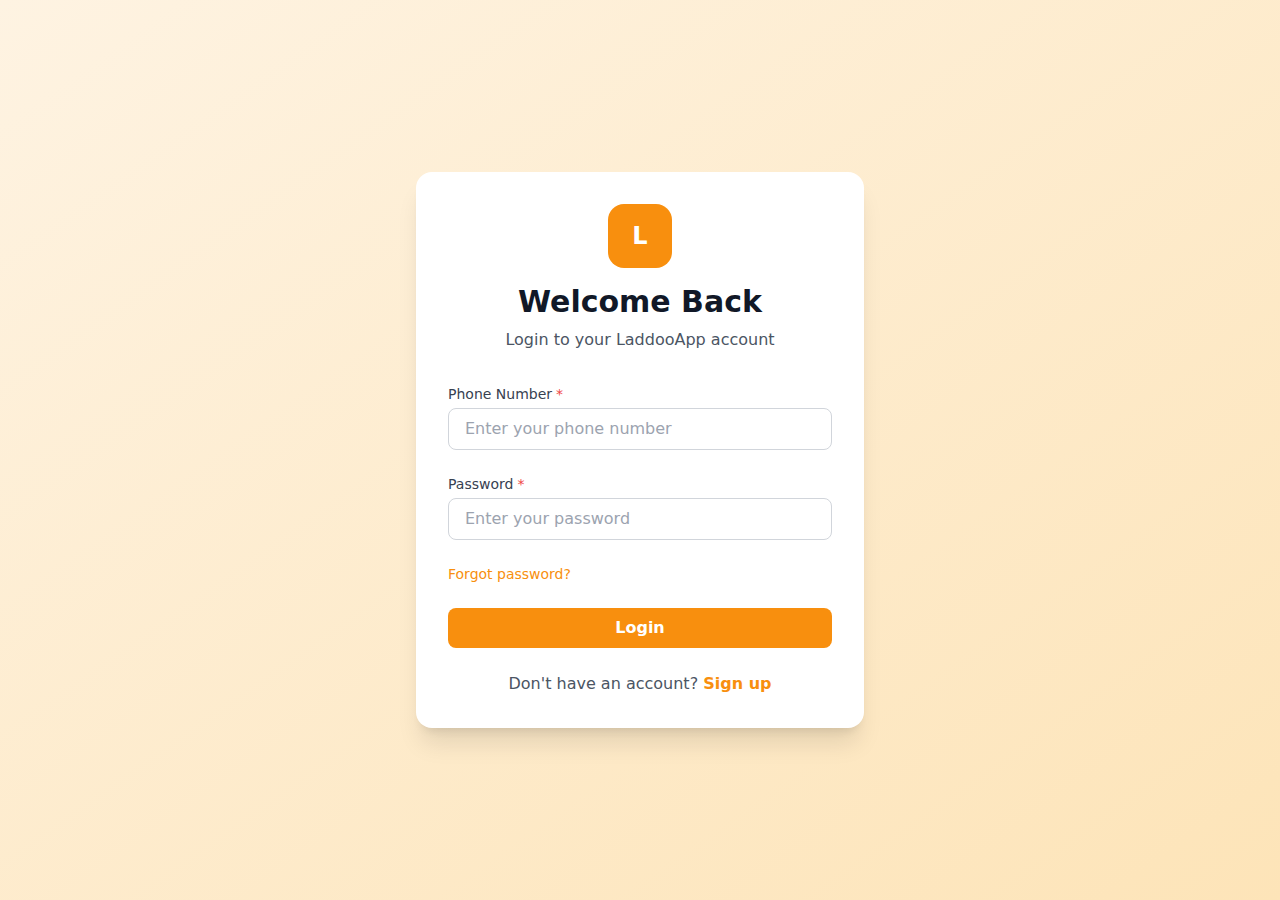
<file: index.html>
<!doctype html>
<html lang="en">
  <head>
    <meta charset="UTF-8" />
    <link rel="icon" type="image/svg+xml" href="/vite.svg" />
    <meta name="viewport" content="width=device-width, initial-scale=1.0" />
    <title>LaddooApp - Recharge & More</title>
    <script type="module" crossorigin src="/assets/index-a2hVd_HC.js"></script>
    <link rel="stylesheet" crossorigin href="/assets/index-CmANfkjX.css">
  </head>
  <body>
    <div id="root"></div>
  </body>
</html>
</file>
<file: assets/index-CmANfkjX.css>
*,:before,:after{--tw-border-spacing-x: 0;--tw-border-spacing-y: 0;--tw-translate-x: 0;--tw-translate-y: 0;--tw-rotate: 0;--tw-skew-x: 0;--tw-skew-y: 0;--tw-scale-x: 1;--tw-scale-y: 1;--tw-pan-x: ;--tw-pan-y: ;--tw-pinch-zoom: ;--tw-scroll-snap-strictness: proximity;--tw-gradient-from-position: ;--tw-gradient-via-position: ;--tw-gradient-to-position: ;--tw-ordinal: ;--tw-slashed-zero: ;--tw-numeric-figure: ;--tw-numeric-spacing: ;--tw-numeric-fraction: ;--tw-ring-inset: ;--tw-ring-offset-width: 0px;--tw-ring-offset-color: #fff;--tw-ring-color: rgb(59 130 246 / .5);--tw-ring-offset-shadow: 0 0 #0000;--tw-ring-shadow: 0 0 #0000;--tw-shadow: 0 0 #0000;--tw-shadow-colored: 0 0 #0000;--tw-blur: ;--tw-brightness: ;--tw-contrast: ;--tw-grayscale: ;--tw-hue-rotate: ;--tw-invert: ;--tw-saturate: ;--tw-sepia: ;--tw-drop-shadow: ;--tw-backdrop-blur: ;--tw-backdrop-brightness: ;--tw-backdrop-contrast: ;--tw-backdrop-grayscale: ;--tw-backdrop-hue-rotate: ;--tw-backdrop-invert: ;--tw-backdrop-opacity: ;--tw-backdrop-saturate: ;--tw-backdrop-sepia: ;--tw-contain-size: ;--tw-contain-layout: ;--tw-contain-paint: ;--tw-contain-style: }::backdrop{--tw-border-spacing-x: 0;--tw-border-spacing-y: 0;--tw-translate-x: 0;--tw-translate-y: 0;--tw-rotate: 0;--tw-skew-x: 0;--tw-skew-y: 0;--tw-scale-x: 1;--tw-scale-y: 1;--tw-pan-x: ;--tw-pan-y: ;--tw-pinch-zoom: ;--tw-scroll-snap-strictness: proximity;--tw-gradient-from-position: ;--tw-gradient-via-position: ;--tw-gradient-to-position: ;--tw-ordinal: ;--tw-slashed-zero: ;--tw-numeric-figure: ;--tw-numeric-spacing: ;--tw-numeric-fraction: ;--tw-ring-inset: ;--tw-ring-offset-width: 0px;--tw-ring-offset-color: #fff;--tw-ring-color: rgb(59 130 246 / .5);--tw-ring-offset-shadow: 0 0 #0000;--tw-ring-shadow: 0 0 #0000;--tw-shadow: 0 0 #0000;--tw-shadow-colored: 0 0 #0000;--tw-blur: ;--tw-brightness: ;--tw-contrast: ;--tw-grayscale: ;--tw-hue-rotate: ;--tw-invert: ;--tw-saturate: ;--tw-sepia: ;--tw-drop-shadow: ;--tw-backdrop-blur: ;--tw-backdrop-brightness: ;--tw-backdrop-contrast: ;--tw-backdrop-grayscale: ;--tw-backdrop-hue-rotate: ;--tw-backdrop-invert: ;--tw-backdrop-opacity: ;--tw-backdrop-saturate: ;--tw-backdrop-sepia: ;--tw-contain-size: ;--tw-contain-layout: ;--tw-contain-paint: ;--tw-contain-style: }*,:before,:after{box-sizing:border-box;border-width:0;border-style:solid;border-color:#e5e7eb}:before,:after{--tw-content: ""}html,:host{line-height:1.5;-webkit-text-size-adjust:100%;-moz-tab-size:4;-o-tab-size:4;tab-size:4;font-family:ui-sans-serif,system-ui,sans-serif,"Apple Color Emoji","Segoe UI Emoji",Segoe UI Symbol,"Noto Color Emoji";font-feature-settings:normal;font-variation-settings:normal;-webkit-tap-highlight-color:transparent}body{margin:0;line-height:inherit}hr{height:0;color:inherit;border-top-width:1px}abbr:where([title]){-webkit-text-decoration:underline dotted;text-decoration:underline dotted}h1,h2,h3,h4,h5,h6{font-size:inherit;font-weight:inherit}a{color:inherit;text-decoration:inherit}b,strong{font-weight:bolder}code,kbd,samp,pre{font-family:ui-monospace,SFMono-Regular,Menlo,Monaco,Consolas,Liberation Mono,Courier New,monospace;font-feature-settings:normal;font-variation-settings:normal;font-size:1em}small{font-size:80%}sub,sup{font-size:75%;line-height:0;position:relative;vertical-align:baseline}sub{bottom:-.25em}sup{top:-.5em}table{text-indent:0;border-color:inherit;border-collapse:collapse}button,input,optgroup,select,textarea{font-family:inherit;font-feature-settings:inherit;font-variation-settings:inherit;font-size:100%;font-weight:inherit;line-height:inherit;letter-spacing:inherit;color:inherit;margin:0;padding:0}button,select{text-transform:none}button,input:where([type=button]),input:where([type=reset]),input:where([type=submit]){-webkit-appearance:button;background-color:transparent;background-image:none}:-moz-focusring{outline:auto}:-moz-ui-invalid{box-shadow:none}progress{vertical-align:baseline}::-webkit-inner-spin-button,::-webkit-outer-spin-button{height:auto}[type=search]{-webkit-appearance:textfield;outline-offset:-2px}::-webkit-search-decoration{-webkit-appearance:none}::-webkit-file-upload-button{-webkit-appearance:button;font:inherit}summary{display:list-item}blockquote,dl,dd,h1,h2,h3,h4,h5,h6,hr,figure,p,pre{margin:0}fieldset{margin:0;padding:0}legend{padding:0}ol,ul,menu{list-style:none;margin:0;padding:0}dialog{padding:0}textarea{resize:vertical}input::-moz-placeholder,textarea::-moz-placeholder{opacity:1;color:#9ca3af}input::placeholder,textarea::placeholder{opacity:1;color:#9ca3af}button,[role=button]{cursor:pointer}:disabled{cursor:default}img,svg,video,canvas,audio,iframe,embed,object{display:block;vertical-align:middle}img,video{max-width:100%;height:auto}[hidden]:where(:not([hidden=until-found])){display:none}body{--tw-bg-opacity: 1;background-color:rgb(249 250 251 / var(--tw-bg-opacity, 1));--tw-text-opacity: 1;color:rgb(17 24 39 / var(--tw-text-opacity, 1))}.input-field{width:100%;border-radius:.5rem;border-width:1px;--tw-border-opacity: 1;border-color:rgb(209 213 219 / var(--tw-border-opacity, 1));padding:.5rem 1rem;outline:2px solid transparent;outline-offset:2px;transition-property:all;transition-timing-function:cubic-bezier(.4,0,.2,1);transition-duration:.15s}.input-field:focus{border-color:transparent;--tw-ring-offset-shadow: var(--tw-ring-inset) 0 0 0 var(--tw-ring-offset-width) var(--tw-ring-offset-color);--tw-ring-shadow: var(--tw-ring-inset) 0 0 0 calc(2px + var(--tw-ring-offset-width)) var(--tw-ring-color);box-shadow:var(--tw-ring-offset-shadow),var(--tw-ring-shadow),var(--tw-shadow, 0 0 #0000);--tw-ring-opacity: 1;--tw-ring-color: rgb(249 151 24 / var(--tw-ring-opacity, 1))}.card{border-radius:.75rem;--tw-bg-opacity: 1;background-color:rgb(255 255 255 / var(--tw-bg-opacity, 1));padding:1.5rem;--tw-shadow: 0 4px 6px -1px rgb(0 0 0 / .1), 0 2px 4px -2px rgb(0 0 0 / .1);--tw-shadow-colored: 0 4px 6px -1px var(--tw-shadow-color), 0 2px 4px -2px var(--tw-shadow-color);box-shadow:var(--tw-ring-offset-shadow, 0 0 #0000),var(--tw-ring-shadow, 0 0 #0000),var(--tw-shadow)}.fixed{position:fixed}.absolute{position:absolute}.relative{position:relative}.sticky{position:sticky}.inset-0{top:0;right:0;bottom:0;left:0}.bottom-0{bottom:0}.left-0{left:0}.left-4{left:1rem}.right-0{right:0}.right-2{right:.5rem}.right-3{right:.75rem}.right-4{right:1rem}.top-0{top:0}.top-1\/2{top:50%}.top-2{top:.5rem}.top-20{top:5rem}.top-3{top:.75rem}.top-4{top:1rem}.z-10{z-index:10}.z-50{z-index:50}.col-span-full{grid-column:1 / -1}.mx-auto{margin-left:auto;margin-right:auto}.-ml-1{margin-left:-.25rem}.mb-1{margin-bottom:.25rem}.mb-2{margin-bottom:.5rem}.mb-3{margin-bottom:.75rem}.mb-4{margin-bottom:1rem}.mb-6{margin-bottom:1.5rem}.mb-8{margin-bottom:2rem}.ml-1{margin-left:.25rem}.ml-2{margin-left:.5rem}.ml-4{margin-left:1rem}.ml-auto{margin-left:auto}.mr-2{margin-right:.5rem}.mr-3{margin-right:.75rem}.mr-auto{margin-right:auto}.mt-0\.5{margin-top:.125rem}.mt-1{margin-top:.25rem}.mt-2{margin-top:.5rem}.mt-3{margin-top:.75rem}.mt-4{margin-top:1rem}.mt-6{margin-top:1.5rem}.line-clamp-1{overflow:hidden;display:-webkit-box;-webkit-box-orient:vertical;-webkit-line-clamp:1}.line-clamp-2{overflow:hidden;display:-webkit-box;-webkit-box-orient:vertical;-webkit-line-clamp:2}.block{display:block}.inline-block{display:inline-block}.flex{display:flex}.inline-flex{display:inline-flex}.table{display:table}.grid{display:grid}.hidden{display:none}.aspect-square{aspect-ratio:1 / 1}.h-10{height:2.5rem}.h-12{height:3rem}.h-16{height:4rem}.h-2{height:.5rem}.h-3{height:.75rem}.h-4{height:1rem}.h-48{height:12rem}.h-5{height:1.25rem}.h-6{height:1.5rem}.h-64{height:16rem}.h-8{height:2rem}.h-auto{height:auto}.h-full{height:100%}.max-h-40{max-height:10rem}.max-h-64{max-height:16rem}.max-h-\[400px\]{max-height:400px}.max-h-\[500px\]{max-height:500px}.max-h-\[90vh\]{max-height:90vh}.max-h-full{max-height:100%}.min-h-\[400px\]{min-height:400px}.min-h-screen{min-height:100vh}.w-10{width:2.5rem}.w-12{width:3rem}.w-16{width:4rem}.w-2{width:.5rem}.w-3{width:.75rem}.w-4{width:1rem}.w-5{width:1.25rem}.w-6{width:1.5rem}.w-64{width:16rem}.w-8{width:2rem}.w-full{width:100%}.min-w-0{min-width:0px}.min-w-full{min-width:100%}.max-w-2xl{max-width:42rem}.max-w-4xl{max-width:56rem}.max-w-7xl{max-width:80rem}.max-w-\[80\%\]{max-width:80%}.max-w-full{max-width:100%}.max-w-md{max-width:28rem}.max-w-xs{max-width:20rem}.flex-1{flex:1 1 0%}.flex-shrink-0{flex-shrink:0}.-translate-y-1\/2{--tw-translate-y: -50%;transform:translate(var(--tw-translate-x),var(--tw-translate-y)) rotate(var(--tw-rotate)) skew(var(--tw-skew-x)) skewY(var(--tw-skew-y)) scaleX(var(--tw-scale-x)) scaleY(var(--tw-scale-y))}.transform{transform:translate(var(--tw-translate-x),var(--tw-translate-y)) rotate(var(--tw-rotate)) skew(var(--tw-skew-x)) skewY(var(--tw-skew-y)) scaleX(var(--tw-scale-x)) scaleY(var(--tw-scale-y))}@keyframes spin{to{transform:rotate(360deg)}}.animate-spin{animation:spin 1s linear infinite}.cursor-pointer{cursor:pointer}.select-text{-webkit-user-select:text;-moz-user-select:text;user-select:text}.grid-cols-1{grid-template-columns:repeat(1,minmax(0,1fr))}.grid-cols-2{grid-template-columns:repeat(2,minmax(0,1fr))}.flex-col{flex-direction:column}.flex-wrap{flex-wrap:wrap}.items-start{align-items:flex-start}.items-end{align-items:flex-end}.items-center{align-items:center}.justify-center{justify-content:center}.justify-between{justify-content:space-between}.gap-1{gap:.25rem}.gap-2{gap:.5rem}.gap-3{gap:.75rem}.gap-4{gap:1rem}.gap-5{gap:1.25rem}.gap-6{gap:1.5rem}.space-x-1>:not([hidden])~:not([hidden]){--tw-space-x-reverse: 0;margin-right:calc(.25rem * var(--tw-space-x-reverse));margin-left:calc(.25rem * calc(1 - var(--tw-space-x-reverse)))}.space-x-2>:not([hidden])~:not([hidden]){--tw-space-x-reverse: 0;margin-right:calc(.5rem * var(--tw-space-x-reverse));margin-left:calc(.5rem * calc(1 - var(--tw-space-x-reverse)))}.space-x-3>:not([hidden])~:not([hidden]){--tw-space-x-reverse: 0;margin-right:calc(.75rem * var(--tw-space-x-reverse));margin-left:calc(.75rem * calc(1 - var(--tw-space-x-reverse)))}.space-x-4>:not([hidden])~:not([hidden]){--tw-space-x-reverse: 0;margin-right:calc(1rem * var(--tw-space-x-reverse));margin-left:calc(1rem * calc(1 - var(--tw-space-x-reverse)))}.space-y-1>:not([hidden])~:not([hidden]){--tw-space-y-reverse: 0;margin-top:calc(.25rem * calc(1 - var(--tw-space-y-reverse)));margin-bottom:calc(.25rem * var(--tw-space-y-reverse))}.space-y-2>:not([hidden])~:not([hidden]){--tw-space-y-reverse: 0;margin-top:calc(.5rem * calc(1 - var(--tw-space-y-reverse)));margin-bottom:calc(.5rem * var(--tw-space-y-reverse))}.space-y-3>:not([hidden])~:not([hidden]){--tw-space-y-reverse: 0;margin-top:calc(.75rem * calc(1 - var(--tw-space-y-reverse)));margin-bottom:calc(.75rem * var(--tw-space-y-reverse))}.space-y-4>:not([hidden])~:not([hidden]){--tw-space-y-reverse: 0;margin-top:calc(1rem * calc(1 - var(--tw-space-y-reverse)));margin-bottom:calc(1rem * var(--tw-space-y-reverse))}.space-y-5>:not([hidden])~:not([hidden]){--tw-space-y-reverse: 0;margin-top:calc(1.25rem * calc(1 - var(--tw-space-y-reverse)));margin-bottom:calc(1.25rem * var(--tw-space-y-reverse))}.space-y-6>:not([hidden])~:not([hidden]){--tw-space-y-reverse: 0;margin-top:calc(1.5rem * calc(1 - var(--tw-space-y-reverse)));margin-bottom:calc(1.5rem * var(--tw-space-y-reverse))}.overflow-hidden{overflow:hidden}.overflow-x-auto{overflow-x:auto}.overflow-y-auto{overflow-y:auto}.truncate{overflow:hidden;text-overflow:ellipsis;white-space:nowrap}.whitespace-nowrap{white-space:nowrap}.whitespace-pre-wrap{white-space:pre-wrap}.break-words{overflow-wrap:break-word}.break-all{word-break:break-all}.rounded{border-radius:.25rem}.rounded-2xl{border-radius:1rem}.rounded-full{border-radius:9999px}.rounded-lg{border-radius:.5rem}.border{border-width:1px}.border-2{border-width:2px}.border-4{border-width:4px}.border-b{border-bottom-width:1px}.border-t{border-top-width:1px}.border-dashed{border-style:dashed}.border-blue-200{--tw-border-opacity: 1;border-color:rgb(191 219 254 / var(--tw-border-opacity, 1))}.border-blue-300{--tw-border-opacity: 1;border-color:rgb(147 197 253 / var(--tw-border-opacity, 1))}.border-gray-100{--tw-border-opacity: 1;border-color:rgb(243 244 246 / var(--tw-border-opacity, 1))}.border-gray-200{--tw-border-opacity: 1;border-color:rgb(229 231 235 / var(--tw-border-opacity, 1))}.border-gray-300{--tw-border-opacity: 1;border-color:rgb(209 213 219 / var(--tw-border-opacity, 1))}.border-green-200{--tw-border-opacity: 1;border-color:rgb(187 247 208 / var(--tw-border-opacity, 1))}.border-green-300{--tw-border-opacity: 1;border-color:rgb(134 239 172 / var(--tw-border-opacity, 1))}.border-orange-300{--tw-border-opacity: 1;border-color:rgb(253 186 116 / var(--tw-border-opacity, 1))}.border-primary-200{--tw-border-opacity: 1;border-color:rgb(252 207 138 / var(--tw-border-opacity, 1))}.border-primary-500{--tw-border-opacity: 1;border-color:rgb(249 151 24 / var(--tw-border-opacity, 1))}.border-primary-600{--tw-border-opacity: 1;border-color:rgb(248 143 14 / var(--tw-border-opacity, 1))}.border-red-200{--tw-border-opacity: 1;border-color:rgb(254 202 202 / var(--tw-border-opacity, 1))}.border-red-300{--tw-border-opacity: 1;border-color:rgb(252 165 165 / var(--tw-border-opacity, 1))}.border-red-500{--tw-border-opacity: 1;border-color:rgb(239 68 68 / var(--tw-border-opacity, 1))}.border-transparent{border-color:transparent}.border-white\/20{border-color:#fff3}.border-t-primary-600{--tw-border-opacity: 1;border-top-color:rgb(248 143 14 / var(--tw-border-opacity, 1))}.bg-black{--tw-bg-opacity: 1;background-color:rgb(0 0 0 / var(--tw-bg-opacity, 1))}.bg-blue-100{--tw-bg-opacity: 1;background-color:rgb(219 234 254 / var(--tw-bg-opacity, 1))}.bg-blue-50{--tw-bg-opacity: 1;background-color:rgb(239 246 255 / var(--tw-bg-opacity, 1))}.bg-blue-500{--tw-bg-opacity: 1;background-color:rgb(59 130 246 / var(--tw-bg-opacity, 1))}.bg-blue-600{--tw-bg-opacity: 1;background-color:rgb(37 99 235 / var(--tw-bg-opacity, 1))}.bg-gray-100{--tw-bg-opacity: 1;background-color:rgb(243 244 246 / var(--tw-bg-opacity, 1))}.bg-gray-200{--tw-bg-opacity: 1;background-color:rgb(229 231 235 / var(--tw-bg-opacity, 1))}.bg-gray-300{--tw-bg-opacity: 1;background-color:rgb(209 213 219 / var(--tw-bg-opacity, 1))}.bg-gray-50{--tw-bg-opacity: 1;background-color:rgb(249 250 251 / var(--tw-bg-opacity, 1))}.bg-green-100{--tw-bg-opacity: 1;background-color:rgb(220 252 231 / var(--tw-bg-opacity, 1))}.bg-green-50{--tw-bg-opacity: 1;background-color:rgb(240 253 244 / var(--tw-bg-opacity, 1))}.bg-green-500{--tw-bg-opacity: 1;background-color:rgb(34 197 94 / var(--tw-bg-opacity, 1))}.bg-green-600{--tw-bg-opacity: 1;background-color:rgb(22 163 74 / var(--tw-bg-opacity, 1))}.bg-orange-50{--tw-bg-opacity: 1;background-color:rgb(255 247 237 / var(--tw-bg-opacity, 1))}.bg-orange-500{--tw-bg-opacity: 1;background-color:rgb(249 115 22 / var(--tw-bg-opacity, 1))}.bg-primary-100{--tw-bg-opacity: 1;background-color:rgb(253 228 184 / var(--tw-bg-opacity, 1))}.bg-primary-50{--tw-bg-opacity: 1;background-color:rgb(254 243 226 / var(--tw-bg-opacity, 1))}.bg-primary-600{--tw-bg-opacity: 1;background-color:rgb(248 143 14 / var(--tw-bg-opacity, 1))}.bg-purple-100{--tw-bg-opacity: 1;background-color:rgb(243 232 255 / var(--tw-bg-opacity, 1))}.bg-purple-200{--tw-bg-opacity: 1;background-color:rgb(233 213 255 / var(--tw-bg-opacity, 1))}.bg-purple-500{--tw-bg-opacity: 1;background-color:rgb(168 85 247 / var(--tw-bg-opacity, 1))}.bg-purple-600{--tw-bg-opacity: 1;background-color:rgb(147 51 234 / var(--tw-bg-opacity, 1))}.bg-red-100{--tw-bg-opacity: 1;background-color:rgb(254 226 226 / var(--tw-bg-opacity, 1))}.bg-red-50{--tw-bg-opacity: 1;background-color:rgb(254 242 242 / var(--tw-bg-opacity, 1))}.bg-red-500{--tw-bg-opacity: 1;background-color:rgb(239 68 68 / var(--tw-bg-opacity, 1))}.bg-red-600{--tw-bg-opacity: 1;background-color:rgb(220 38 38 / var(--tw-bg-opacity, 1))}.bg-white{--tw-bg-opacity: 1;background-color:rgb(255 255 255 / var(--tw-bg-opacity, 1))}.bg-white\/10{background-color:#ffffff1a}.bg-white\/20{background-color:#fff3}.bg-white\/90{background-color:#ffffffe6}.bg-yellow-100{--tw-bg-opacity: 1;background-color:rgb(254 249 195 / var(--tw-bg-opacity, 1))}.bg-yellow-500{--tw-bg-opacity: 1;background-color:rgb(234 179 8 / var(--tw-bg-opacity, 1))}.bg-opacity-50{--tw-bg-opacity: .5}.bg-opacity-75{--tw-bg-opacity: .75}.bg-gradient-to-br{background-image:linear-gradient(to bottom right,var(--tw-gradient-stops))}.bg-gradient-to-r{background-image:linear-gradient(to right,var(--tw-gradient-stops))}.bg-gradient-to-t{background-image:linear-gradient(to top,var(--tw-gradient-stops))}.from-black\/70{--tw-gradient-from: rgb(0 0 0 / .7) var(--tw-gradient-from-position);--tw-gradient-to: rgb(0 0 0 / 0) var(--tw-gradient-to-position);--tw-gradient-stops: var(--tw-gradient-from), var(--tw-gradient-to)}.from-blue-50{--tw-gradient-from: #eff6ff var(--tw-gradient-from-position);--tw-gradient-to: rgb(239 246 255 / 0) var(--tw-gradient-to-position);--tw-gradient-stops: var(--tw-gradient-from), var(--tw-gradient-to)}.from-gray-800{--tw-gradient-from: #1f2937 var(--tw-gradient-from-position);--tw-gradient-to: rgb(31 41 55 / 0) var(--tw-gradient-to-position);--tw-gradient-stops: var(--tw-gradient-from), var(--tw-gradient-to)}.from-green-600{--tw-gradient-from: #16a34a var(--tw-gradient-from-position);--tw-gradient-to: rgb(22 163 74 / 0) var(--tw-gradient-to-position);--tw-gradient-stops: var(--tw-gradient-from), var(--tw-gradient-to)}.from-primary-50{--tw-gradient-from: #fef3e2 var(--tw-gradient-from-position);--tw-gradient-to: rgb(254 243 226 / 0) var(--tw-gradient-to-position);--tw-gradient-stops: var(--tw-gradient-from), var(--tw-gradient-to)}.from-primary-600{--tw-gradient-from: #f88f0e var(--tw-gradient-from-position);--tw-gradient-to: rgb(248 143 14 / 0) var(--tw-gradient-to-position);--tw-gradient-stops: var(--tw-gradient-from), var(--tw-gradient-to)}.from-purple-50{--tw-gradient-from: #faf5ff var(--tw-gradient-from-position);--tw-gradient-to: rgb(250 245 255 / 0) var(--tw-gradient-to-position);--tw-gradient-stops: var(--tw-gradient-from), var(--tw-gradient-to)}.from-yellow-400{--tw-gradient-from: #facc15 var(--tw-gradient-from-position);--tw-gradient-to: rgb(250 204 21 / 0) var(--tw-gradient-to-position);--tw-gradient-stops: var(--tw-gradient-from), var(--tw-gradient-to)}.via-orange-500{--tw-gradient-to: rgb(249 115 22 / 0) var(--tw-gradient-to-position);--tw-gradient-stops: var(--tw-gradient-from), #f97316 var(--tw-gradient-via-position), var(--tw-gradient-to)}.to-gray-900{--tw-gradient-to: #111827 var(--tw-gradient-to-position)}.to-green-700{--tw-gradient-to: #15803d var(--tw-gradient-to-position)}.to-indigo-50{--tw-gradient-to: #eef2ff var(--tw-gradient-to-position)}.to-primary-100{--tw-gradient-to: #fde4b8 var(--tw-gradient-to-position)}.to-primary-700{--tw-gradient-to: #f77e0a var(--tw-gradient-to-position)}.to-purple-100{--tw-gradient-to: #f3e8ff var(--tw-gradient-to-position)}.to-red-500{--tw-gradient-to: #ef4444 var(--tw-gradient-to-position)}.to-transparent{--tw-gradient-to: transparent var(--tw-gradient-to-position)}.object-contain{-o-object-fit:contain;object-fit:contain}.object-cover{-o-object-fit:cover;object-fit:cover}.p-1{padding:.25rem}.p-2{padding:.5rem}.p-3{padding:.75rem}.p-4{padding:1rem}.p-6{padding:1.5rem}.p-8{padding:2rem}.px-2{padding-left:.5rem;padding-right:.5rem}.px-3{padding-left:.75rem;padding-right:.75rem}.px-4{padding-left:1rem;padding-right:1rem}.px-6{padding-left:1.5rem;padding-right:1.5rem}.py-0\.5{padding-top:.125rem;padding-bottom:.125rem}.py-1{padding-top:.25rem;padding-bottom:.25rem}.py-1\.5{padding-top:.375rem;padding-bottom:.375rem}.py-12{padding-top:3rem;padding-bottom:3rem}.py-2{padding-top:.5rem;padding-bottom:.5rem}.py-3{padding-top:.75rem;padding-bottom:.75rem}.py-4{padding-top:1rem;padding-bottom:1rem}.py-8{padding-top:2rem;padding-bottom:2rem}.pb-4{padding-bottom:1rem}.pr-10{padding-right:2.5rem}.pt-2{padding-top:.5rem}.pt-3{padding-top:.75rem}.pt-4{padding-top:1rem}.text-left{text-align:left}.text-center{text-align:center}.text-right{text-align:right}.font-mono{font-family:ui-monospace,SFMono-Regular,Menlo,Monaco,Consolas,Liberation Mono,Courier New,monospace}.text-2xl{font-size:1.5rem;line-height:2rem}.text-3xl{font-size:1.875rem;line-height:2.25rem}.text-4xl{font-size:2.25rem;line-height:2.5rem}.text-base{font-size:1rem;line-height:1.5rem}.text-lg{font-size:1.125rem;line-height:1.75rem}.text-sm{font-size:.875rem;line-height:1.25rem}.text-xl{font-size:1.25rem;line-height:1.75rem}.text-xs{font-size:.75rem;line-height:1rem}.font-bold{font-weight:700}.font-medium{font-weight:500}.font-semibold{font-weight:600}.capitalize{text-transform:capitalize}.italic{font-style:italic}.tracking-wider{letter-spacing:.05em}.text-blue-600{--tw-text-opacity: 1;color:rgb(37 99 235 / var(--tw-text-opacity, 1))}.text-blue-700{--tw-text-opacity: 1;color:rgb(29 78 216 / var(--tw-text-opacity, 1))}.text-blue-800{--tw-text-opacity: 1;color:rgb(30 64 175 / var(--tw-text-opacity, 1))}.text-blue-900{--tw-text-opacity: 1;color:rgb(30 58 138 / var(--tw-text-opacity, 1))}.text-gray-400{--tw-text-opacity: 1;color:rgb(156 163 175 / var(--tw-text-opacity, 1))}.text-gray-500{--tw-text-opacity: 1;color:rgb(107 114 128 / var(--tw-text-opacity, 1))}.text-gray-600{--tw-text-opacity: 1;color:rgb(75 85 99 / var(--tw-text-opacity, 1))}.text-gray-700{--tw-text-opacity: 1;color:rgb(55 65 81 / var(--tw-text-opacity, 1))}.text-gray-800{--tw-text-opacity: 1;color:rgb(31 41 55 / var(--tw-text-opacity, 1))}.text-gray-900{--tw-text-opacity: 1;color:rgb(17 24 39 / var(--tw-text-opacity, 1))}.text-green-600{--tw-text-opacity: 1;color:rgb(22 163 74 / var(--tw-text-opacity, 1))}.text-green-700{--tw-text-opacity: 1;color:rgb(21 128 61 / var(--tw-text-opacity, 1))}.text-green-800{--tw-text-opacity: 1;color:rgb(22 101 52 / var(--tw-text-opacity, 1))}.text-orange-600{--tw-text-opacity: 1;color:rgb(234 88 12 / var(--tw-text-opacity, 1))}.text-orange-700{--tw-text-opacity: 1;color:rgb(194 65 12 / var(--tw-text-opacity, 1))}.text-primary-100{--tw-text-opacity: 1;color:rgb(253 228 184 / var(--tw-text-opacity, 1))}.text-primary-200{--tw-text-opacity: 1;color:rgb(252 207 138 / var(--tw-text-opacity, 1))}.text-primary-600{--tw-text-opacity: 1;color:rgb(248 143 14 / var(--tw-text-opacity, 1))}.text-primary-700{--tw-text-opacity: 1;color:rgb(247 126 10 / var(--tw-text-opacity, 1))}.text-primary-900{--tw-text-opacity: 1;color:rgb(244 81 3 / var(--tw-text-opacity, 1))}.text-purple-700{--tw-text-opacity: 1;color:rgb(126 34 206 / var(--tw-text-opacity, 1))}.text-purple-800{--tw-text-opacity: 1;color:rgb(107 33 168 / var(--tw-text-opacity, 1))}.text-red-500{--tw-text-opacity: 1;color:rgb(239 68 68 / var(--tw-text-opacity, 1))}.text-red-600{--tw-text-opacity: 1;color:rgb(220 38 38 / var(--tw-text-opacity, 1))}.text-red-700{--tw-text-opacity: 1;color:rgb(185 28 28 / var(--tw-text-opacity, 1))}.text-red-800{--tw-text-opacity: 1;color:rgb(153 27 27 / var(--tw-text-opacity, 1))}.text-white{--tw-text-opacity: 1;color:rgb(255 255 255 / var(--tw-text-opacity, 1))}.text-white\/90{color:#ffffffe6}.text-yellow-300{--tw-text-opacity: 1;color:rgb(253 224 71 / var(--tw-text-opacity, 1))}.text-yellow-400{--tw-text-opacity: 1;color:rgb(250 204 21 / var(--tw-text-opacity, 1))}.text-yellow-800{--tw-text-opacity: 1;color:rgb(133 77 14 / var(--tw-text-opacity, 1))}.opacity-25{opacity:.25}.opacity-75{opacity:.75}.shadow-lg{--tw-shadow: 0 10px 15px -3px rgb(0 0 0 / .1), 0 4px 6px -4px rgb(0 0 0 / .1);--tw-shadow-colored: 0 10px 15px -3px var(--tw-shadow-color), 0 4px 6px -4px var(--tw-shadow-color);box-shadow:var(--tw-ring-offset-shadow, 0 0 #0000),var(--tw-ring-shadow, 0 0 #0000),var(--tw-shadow)}.shadow-md{--tw-shadow: 0 4px 6px -1px rgb(0 0 0 / .1), 0 2px 4px -2px rgb(0 0 0 / .1);--tw-shadow-colored: 0 4px 6px -1px var(--tw-shadow-color), 0 2px 4px -2px var(--tw-shadow-color);box-shadow:var(--tw-ring-offset-shadow, 0 0 #0000),var(--tw-ring-shadow, 0 0 #0000),var(--tw-shadow)}.shadow-sm{--tw-shadow: 0 1px 2px 0 rgb(0 0 0 / .05);--tw-shadow-colored: 0 1px 2px 0 var(--tw-shadow-color);box-shadow:var(--tw-ring-offset-shadow, 0 0 #0000),var(--tw-ring-shadow, 0 0 #0000),var(--tw-shadow)}.shadow-xl{--tw-shadow: 0 20px 25px -5px rgb(0 0 0 / .1), 0 8px 10px -6px rgb(0 0 0 / .1);--tw-shadow-colored: 0 20px 25px -5px var(--tw-shadow-color), 0 8px 10px -6px var(--tw-shadow-color);box-shadow:var(--tw-ring-offset-shadow, 0 0 #0000),var(--tw-ring-shadow, 0 0 #0000),var(--tw-shadow)}.outline{outline-style:solid}.ring-2{--tw-ring-offset-shadow: var(--tw-ring-inset) 0 0 0 var(--tw-ring-offset-width) var(--tw-ring-offset-color);--tw-ring-shadow: var(--tw-ring-inset) 0 0 0 calc(2px + var(--tw-ring-offset-width)) var(--tw-ring-color);box-shadow:var(--tw-ring-offset-shadow),var(--tw-ring-shadow),var(--tw-shadow, 0 0 #0000)}.ring-primary-200{--tw-ring-opacity: 1;--tw-ring-color: rgb(252 207 138 / var(--tw-ring-opacity, 1))}.filter{filter:var(--tw-blur) var(--tw-brightness) var(--tw-contrast) var(--tw-grayscale) var(--tw-hue-rotate) var(--tw-invert) var(--tw-saturate) var(--tw-sepia) var(--tw-drop-shadow)}.transition-all{transition-property:all;transition-timing-function:cubic-bezier(.4,0,.2,1);transition-duration:.15s}.transition-colors{transition-property:color,background-color,border-color,text-decoration-color,fill,stroke;transition-timing-function:cubic-bezier(.4,0,.2,1);transition-duration:.15s}.transition-shadow{transition-property:box-shadow;transition-timing-function:cubic-bezier(.4,0,.2,1);transition-duration:.15s}.transition-transform{transition-property:transform;transition-timing-function:cubic-bezier(.4,0,.2,1);transition-duration:.15s}.duration-200{transition-duration:.2s}.duration-300{transition-duration:.3s}.duration-700{transition-duration:.7s}.ease-in-out{transition-timing-function:cubic-bezier(.4,0,.2,1)}.last\:border-0:last-child{border-width:0px}.last\:pb-0:last-child{padding-bottom:0}.hover\:scale-105:hover{--tw-scale-x: 1.05;--tw-scale-y: 1.05;transform:translate(var(--tw-translate-x),var(--tw-translate-y)) rotate(var(--tw-rotate)) skew(var(--tw-skew-x)) skewY(var(--tw-skew-y)) scaleX(var(--tw-scale-x)) scaleY(var(--tw-scale-y))}.hover\:border-primary-400:hover{--tw-border-opacity: 1;border-color:rgb(250 168 58 / var(--tw-border-opacity, 1))}.hover\:border-primary-500:hover{--tw-border-opacity: 1;border-color:rgb(249 151 24 / var(--tw-border-opacity, 1))}.hover\:bg-gray-100:hover{--tw-bg-opacity: 1;background-color:rgb(243 244 246 / var(--tw-bg-opacity, 1))}.hover\:bg-gray-200:hover{--tw-bg-opacity: 1;background-color:rgb(229 231 235 / var(--tw-bg-opacity, 1))}.hover\:bg-gray-300:hover{--tw-bg-opacity: 1;background-color:rgb(209 213 219 / var(--tw-bg-opacity, 1))}.hover\:bg-gray-400:hover{--tw-bg-opacity: 1;background-color:rgb(156 163 175 / var(--tw-bg-opacity, 1))}.hover\:bg-gray-50:hover{--tw-bg-opacity: 1;background-color:rgb(249 250 251 / var(--tw-bg-opacity, 1))}.hover\:bg-green-700:hover{--tw-bg-opacity: 1;background-color:rgb(21 128 61 / var(--tw-bg-opacity, 1))}.hover\:bg-primary-100:hover{--tw-bg-opacity: 1;background-color:rgb(253 228 184 / var(--tw-bg-opacity, 1))}.hover\:bg-primary-50:hover{--tw-bg-opacity: 1;background-color:rgb(254 243 226 / var(--tw-bg-opacity, 1))}.hover\:bg-primary-700:hover{--tw-bg-opacity: 1;background-color:rgb(247 126 10 / var(--tw-bg-opacity, 1))}.hover\:bg-red-50:hover{--tw-bg-opacity: 1;background-color:rgb(254 242 242 / var(--tw-bg-opacity, 1))}.hover\:bg-red-600:hover{--tw-bg-opacity: 1;background-color:rgb(220 38 38 / var(--tw-bg-opacity, 1))}.hover\:bg-red-700:hover{--tw-bg-opacity: 1;background-color:rgb(185 28 28 / var(--tw-bg-opacity, 1))}.hover\:bg-white:hover{--tw-bg-opacity: 1;background-color:rgb(255 255 255 / var(--tw-bg-opacity, 1))}.hover\:text-gray-600:hover{--tw-text-opacity: 1;color:rgb(75 85 99 / var(--tw-text-opacity, 1))}.hover\:text-gray-700:hover{--tw-text-opacity: 1;color:rgb(55 65 81 / var(--tw-text-opacity, 1))}.hover\:text-gray-800:hover{--tw-text-opacity: 1;color:rgb(31 41 55 / var(--tw-text-opacity, 1))}.hover\:text-gray-900:hover{--tw-text-opacity: 1;color:rgb(17 24 39 / var(--tw-text-opacity, 1))}.hover\:text-primary-700:hover{--tw-text-opacity: 1;color:rgb(247 126 10 / var(--tw-text-opacity, 1))}.hover\:text-red-700:hover{--tw-text-opacity: 1;color:rgb(185 28 28 / var(--tw-text-opacity, 1))}.hover\:text-white:hover{--tw-text-opacity: 1;color:rgb(255 255 255 / var(--tw-text-opacity, 1))}.hover\:shadow-lg:hover{--tw-shadow: 0 10px 15px -3px rgb(0 0 0 / .1), 0 4px 6px -4px rgb(0 0 0 / .1);--tw-shadow-colored: 0 10px 15px -3px var(--tw-shadow-color), 0 4px 6px -4px var(--tw-shadow-color);box-shadow:var(--tw-ring-offset-shadow, 0 0 #0000),var(--tw-ring-shadow, 0 0 #0000),var(--tw-shadow)}.hover\:shadow-md:hover{--tw-shadow: 0 4px 6px -1px rgb(0 0 0 / .1), 0 2px 4px -2px rgb(0 0 0 / .1);--tw-shadow-colored: 0 4px 6px -1px var(--tw-shadow-color), 0 2px 4px -2px var(--tw-shadow-color);box-shadow:var(--tw-ring-offset-shadow, 0 0 #0000),var(--tw-ring-shadow, 0 0 #0000),var(--tw-shadow)}.focus\:ring-red-500:focus{--tw-ring-opacity: 1;--tw-ring-color: rgb(239 68 68 / var(--tw-ring-opacity, 1))}.disabled\:cursor-not-allowed:disabled{cursor:not-allowed}.disabled\:opacity-50:disabled{opacity:.5}@media (min-width: 640px){.sm\:px-6{padding-left:1.5rem;padding-right:1.5rem}}@media (min-width: 768px){.md\:flex{display:flex}.md\:hidden{display:none}.md\:h-64{height:16rem}.md\:grid-cols-2{grid-template-columns:repeat(2,minmax(0,1fr))}.md\:grid-cols-3{grid-template-columns:repeat(3,minmax(0,1fr))}.md\:grid-cols-4{grid-template-columns:repeat(4,minmax(0,1fr))}}@media (min-width: 1024px){.lg\:col-span-1{grid-column:span 1 / span 1}.lg\:col-span-2{grid-column:span 2 / span 2}.lg\:grid-cols-2{grid-template-columns:repeat(2,minmax(0,1fr))}.lg\:grid-cols-3{grid-template-columns:repeat(3,minmax(0,1fr))}.lg\:grid-cols-4{grid-template-columns:repeat(4,minmax(0,1fr))}.lg\:px-8{padding-left:2rem;padding-right:2rem}}
</file>
